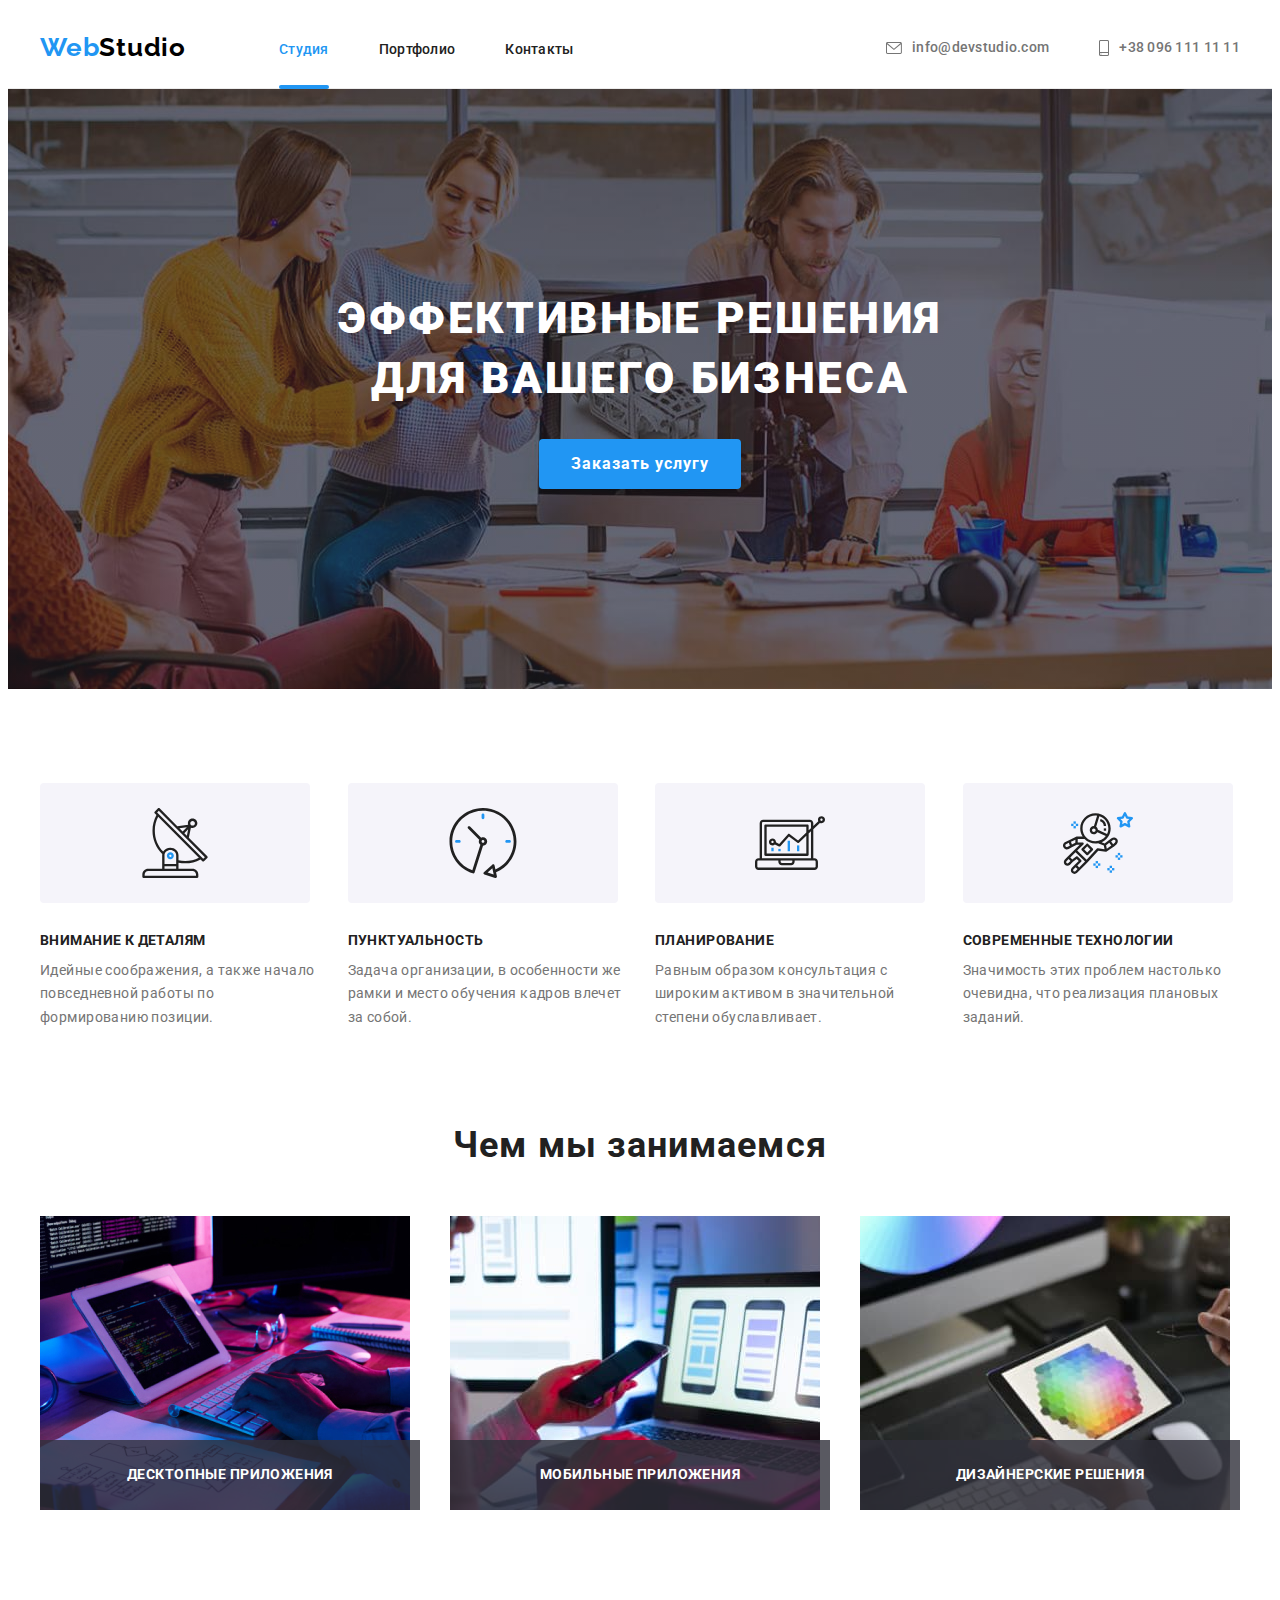
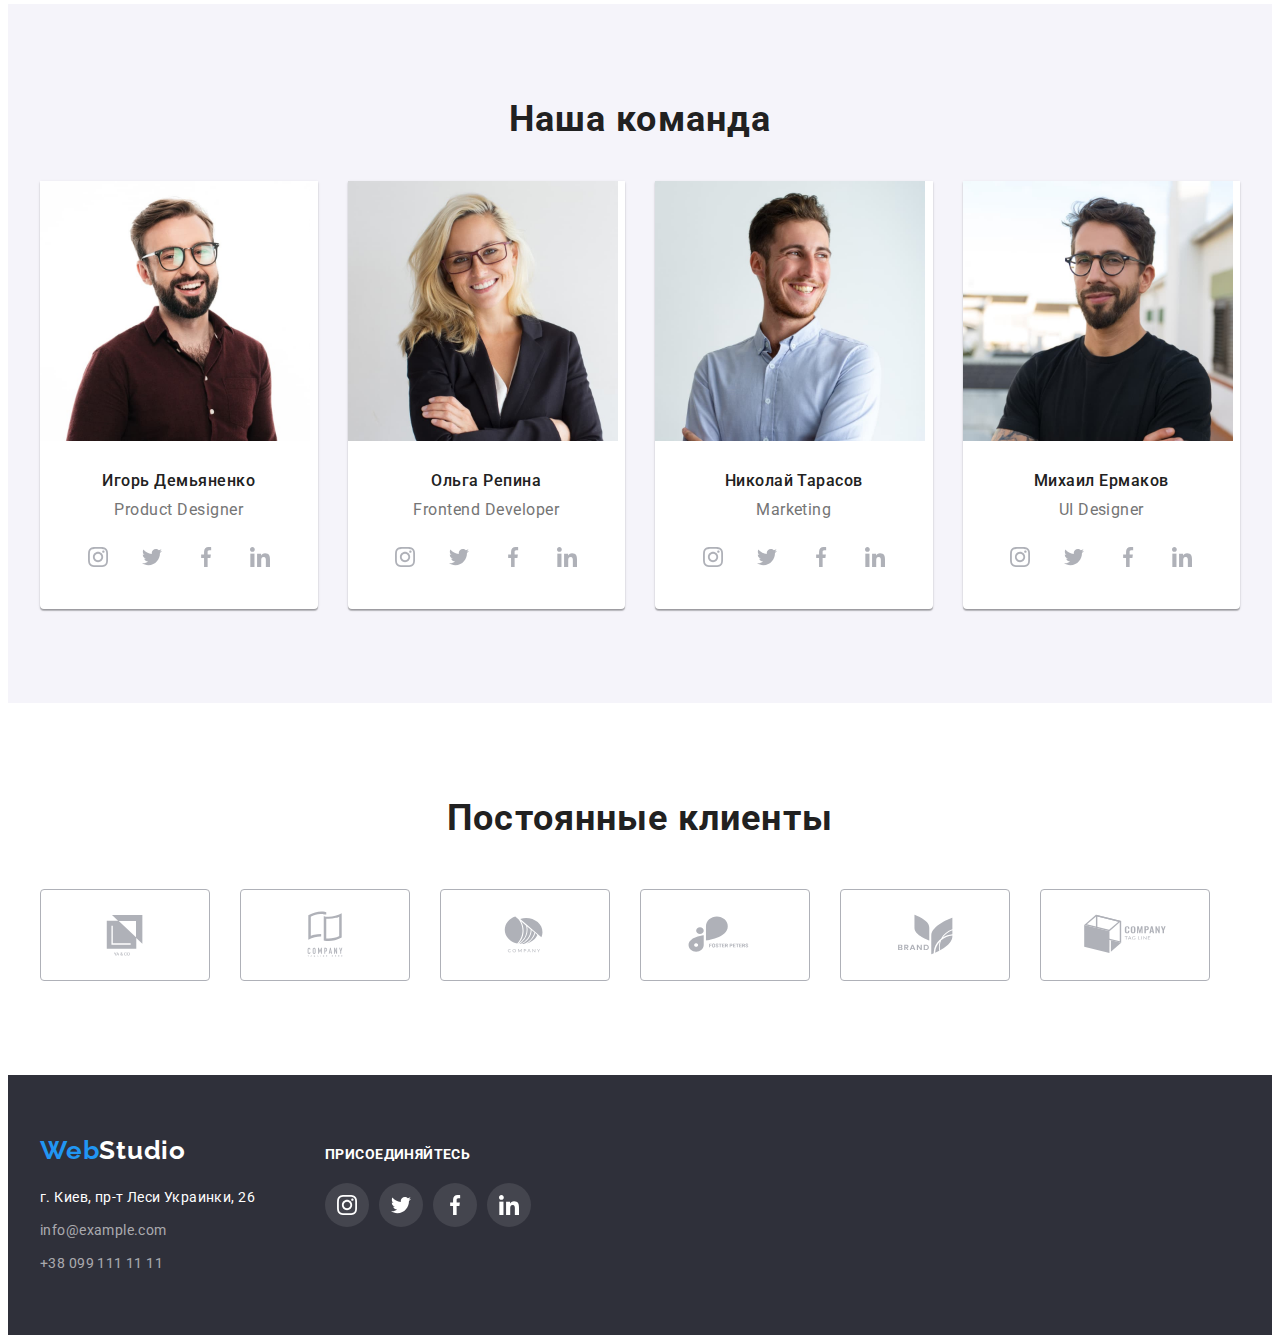
<file: index.html>
<!DOCTYPE html>
<html lang="ru">
  <head>
    <meta charset="UTF-8" />
    <meta http-equiv="X-UA-Compatible" content="IE=edge" />
    <meta name="viewport" content="width=device-width, initial-scale=1.0" />
    <title lang="en">WebStudio</title>
    <link
      rel="stylesheet"
      href="https://cdnjs.cloudflare.com/ajax/libs/modern-normalize/1.1.0/modern-normalize.min.css"
      integrity="sha512-wpPYUAdjBVSE4KJnH1VR1HeZfpl1ub8YT/NKx4PuQ5NmX2tKuGu6U/JRp5y+Y8XG2tV+wKQpNHVUX03MfMFn9Q=="
      crossorigin="anonymous"
      referrerpolicy="no-referrer"
    />
    <link rel="preconnect" href="https://fonts.googleapis.com" />
    <link rel="preconnect" href="https://fonts.gstatic.com" crossorigin />
    <link
      href="https://fonts.googleapis.com/css2?family=Raleway:wght@700&family=Roboto:wght@400;500;700;900&display=swap"
      rel="stylesheet"
    />
    <link rel="stylesheet" href="./css/styles.css" />
  </head>
  <body>
    <header class="header">
      <div class="container header-container">
        <a class="header-logo link" href="./index.html" lang="en"
          ><span class="logo-akcent">Web</span>Studio</a
        >
        <nav class="header-navigaton">
          <ul class="list header-list">
            <li class="header-item">
              <a href="" class="header-link current link">Студия</a>
            </li>
            <li class="header-item">
              <a href="./portfolio.html" class="header-link link">Портфолио</a>
            </li>
            <li class="header-item">
              <a href="" class="header-link link">Контакты</a>
            </li>
          </ul>
        </nav>

        <div class="header-contacts">
          <a class="header-mail link" href="mailto:info@devstudio.com">
            <svg class="header-mail-icon" width="16" height="12">
              <use href="./images/icons.svg#icon-envelope"></use>
            </svg>
            info@devstudio.com</a
          >
          <a class="header-tel link" href="tel:+380961111111">
            <svg width="10" height="16" class="header-tel-icon">
              <use href="./images/icons.svg#icon-smartphone"></use>
            </svg>
            +38 096 111 11 11</a
          >
        </div>
      </div>
    </header>
    <main>
      <!-- hero -->
      <div>
        <section class="hero">
          <div class="container">
            <h1 class="hero-title">
              Эффективные решения <br />
              для вашего бизнеса
            </h1>
            <button type="button" class="hero-button" data-modal-open>Заказать услугу</button>
          </div>
        </section>
      </div>
      <!-- Особенності -->
      <section class="features section">
        <h2 class="visually-hidden">Особенності</h2>
        <div class="container">
          <ul class="features-list list">
            <li class="features-item">
              <div class="features-box-icon">
                <svg class="features-icon" width="70" height="70">
                  <use href="./images/icons.svg#icon-antenna"></use>
                </svg>
              </div>
              <h3 class="features-item-title">Внимание к деталям</h3>
              <p class="features-text">
                Идейные соображения, а также начало повседневной работы по формированию позиции.
              </p>
            </li>

            <li class="features-item">
              <div class="features-box-icon">
                <svg class="features-icon" width="70" height="70">
                  <use href="./images/icons.svg#icon-clock"></use>
                </svg>
              </div>
              <h3 class="features-item-title">Пунктуальность</h3>
              <p class="features-text">
                Задача организации, в особенности же рамки и место обучения кадров влечет за собой.
              </p>
            </li>

            <li class="features-item">
              <div class="features-box-icon">
                <svg class="features-icon" width="70" height="70">
                  <use href="./images/icons.svg#icon-diagram"></use>
                </svg>
              </div>
              <h3 class="features-item-title">Планирование</h3>
              <p class="features-text">
                Равным образом консультация с широким активом в значительной степени обуславливает.
              </p>
            </li>

            <li class="features-item">
              <div class="features-box-icon">
                <svg class="features-icon" width="70" height="70">
                  <use href="./images/icons.svg#icon-astronaut"></use>
                </svg>
              </div>
              <h3 class="features-item-title">Современные технологии</h3>
              <p class="features-text">
                Значимость этих проблем настолько очевидна, что реализация плановых заданий.
              </p>
            </li>
          </ul>
        </div>
      </section>
      <!-- Чем мы занимаемся -->
      <section class="about section">
        <div class="container">
          <h2 class="about-title">Чем мы занимаемся</h2>
          <ul class="about-list list">
            <li class="about-item">
              <div class="about-thumb">
                <img src="./images/site-development.jpg" alt="людина пише код" width="370" />
                <p class="about-text">Десктопные приложения</p>
              </div>
            </li>
            <li class="about-item">
              <div class="about-thumb">
                <img
                  src="./images/application-development.jpg"
                  alt="людина оформляє екран телефона"
                  width="370"
                />
                <p class="about-text">Мобильные приложения</p>
              </div>
            </li>
            <li class="about-item">
              <div class="about-thumb">
                <img src="./images/design.jpg" alt="людина вибирає колір" width="370" />
                <p class="about-text">Дизайнерские решения</p>
              </div>
            </li>
          </ul>
        </div>
      </section>
      <!-- Наша команда -->
      <section class="team section">
        <div class="container">
          <h2 class="team-title">Наша команда</h2>
          <ul class="team-list list">
            <li class="team-item">
              <img src="./images/igor-demyanenko.jpg" alt="Игорь Демьяненко" width="270" />
              <div class="team-item-content">
                <h3 class="team-item-title">Игорь Демьяненко</h3>
                <p class="team-text" lang="en">Product Designer</p>
                <ul class="team-social-list list">
                  <li class="team-social-item">
                    <a href="" class="team-social-link link">
                      <svg class="team-social-icon" width="20" height="20">
                        <use href="./images/icons.svg#icon-instagram"></use>
                      </svg>
                    </a>
                  </li>

                  <li class="team-social-item">
                    <a href="" class="team-social-link link">
                      <svg class="team-social-icon" width="20" height="20">
                        <use href="./images/icons.svg#icon-twitter"></use>
                      </svg>
                    </a>
                  </li>

                  <li class="team-social-item">
                    <a href="" class="team-social-link link"
                      ><svg class="team-social-icon" width="20" height="20">
                        <use href="./images/icons.svg#icon-facebook"></use>
                      </svg>
                    </a>
                  </li>

                  <li class="team-social-item">
                    <a href="" class="team-social-link link"
                      ><svg class="team-social-icon" width="20" height="20">
                        <use href="./images/icons.svg#icon-linkedin"></use>
                      </svg>
                    </a>
                  </li>
                </ul>
              </div>
            </li>

            <li class="team-item">
              <img src="./images/olga-repyna.jpg" alt="Ольга Репина" width="270" />
              <div class="team-item-content">
                <h3 class="team-item-title">Ольга Репина</h3>
                <p class="team-text" lang="en">Frontend Developer</p>
                <ul class="team-social-list list">
                  <li class="team-social-item">
                    <a href="" class="team-social-link link">
                      <svg class="team-social-icon" width="20" height="20">
                        <use href="./images/icons.svg#icon-instagram"></use>
                      </svg>
                    </a>
                  </li>

                  <li class="team-social-item">
                    <a href="" class="team-social-link link">
                      <svg class="team-social-icon" width="20" height="20">
                        <use href="./images/icons.svg#icon-twitter"></use>
                      </svg>
                    </a>
                  </li>

                  <li class="team-social-item">
                    <a href="" class="team-social-link link"
                      ><svg class="team-social-icon" width="20" height="20">
                        <use href="./images/icons.svg#icon-facebook"></use>
                      </svg>
                    </a>
                  </li>

                  <li class="team-social-item">
                    <a href="" class="team-social-link link"
                      ><svg class="team-social-icon" width="20" height="20">
                        <use href="./images/icons.svg#icon-linkedin"></use>
                      </svg>
                    </a>
                  </li>
                </ul>
              </div>
            </li>

            <li class="team-item">
              <img src="./images/nikolay-tarasov.jpg" alt="Николай Тарасов" width="270" />
              <div class="team-item-content">
                <h3 class="team-item-title">Николай Тарасов</h3>
                <p class="team-text" lang="en">Marketing</p>
                <ul class="team-social-list list">
                  <li class="team-social-item">
                    <a href="" class="team-social-link link">
                      <svg class="team-social-icon" width="20" height="20">
                        <use href="./images/icons.svg#icon-instagram"></use>
                      </svg>
                    </a>
                  </li>

                  <li class="team-social-item">
                    <a href="" class="team-social-link link">
                      <svg class="team-social-icon" width="20" height="20">
                        <use href="./images/icons.svg#icon-twitter"></use>
                      </svg>
                    </a>
                  </li>

                  <li class="team-social-item">
                    <a href="" class="team-social-link link"
                      ><svg class="team-social-icon" width="20" height="20">
                        <use href="./images/icons.svg#icon-facebook"></use>
                      </svg>
                    </a>
                  </li>

                  <li class="team-social-item">
                    <a href="" class="team-social-link link"
                      ><svg class="team-social-icon" width="20" height="20">
                        <use href="./images/icons.svg#icon-linkedin"></use>
                      </svg>
                    </a>
                  </li>
                </ul>
              </div>
            </li>

            <li class="team-item">
              <img src="./images/mihail-ermakov.jpg" alt="Михаил Ермаков" width="270" />
              <div class="team-item-content">
                <h3 class="team-item-title">Михаил Ермаков</h3>
                <p class="team-text" lang="en">UI Designer</p>
                <ul class="team-social-list list">
                  <li class="team-social-item">
                    <a href="" class="team-social-link link">
                      <svg class="team-social-icon" width="20" height="20">
                        <use href="./images/icons.svg#icon-instagram"></use>
                      </svg>
                    </a>
                  </li>

                  <li class="team-social-item">
                    <a href="" class="team-social-link link">
                      <svg class="team-social-icon" width="20" height="20">
                        <use href="./images/icons.svg#icon-twitter"></use>
                      </svg>
                    </a>
                  </li>

                  <li class="team-social-item">
                    <a href="" class="team-social-link link"
                      ><svg class="team-social-icon" width="20" height="20">
                        <use href="./images/icons.svg#icon-facebook"></use>
                      </svg>
                    </a>
                  </li>

                  <li class="team-social-item">
                    <a href="" class="team-social-link link"
                      ><svg class="team-social-icon" width="20" height="20">
                        <use href="./images/icons.svg#icon-linkedin"></use>
                      </svg>
                    </a>
                  </li>
                </ul>
              </div>
            </li>
          </ul>
        </div>
      </section>
      <!-- Постоянные клиенты -->
      <section class="clients section">
        <div class="container">
          <h2 class="clients-title">Постоянные клиенты</h2>
          <ul class="clients-list list">
            <li class="clients-item">
              <a href="" class="clients-link link">
                <svg class="clients-icon" width="170" height="92">
                  <use href="./images/icons.svg#icon-Logo-client-1"></use>
                </svg>
              </a>
            </li>
            <li class="clients-item">
              <a href="" class="clients-link link">
                <svg class="clients-icon" width="170" height="92">
                  <use href="./images/icons.svg#icon-Logo-client-2"></use>
                </svg>
              </a>
            </li>
            <li class="clients-item">
              <a href="" class="clients-link link">
                <svg class="clients-icon" width="170" height="92">
                  <use href="./images/icons.svg#icon-Logo-client-3"></use>
                </svg>
              </a>
            </li>
            <li class="clients-item">
              <a href="" class="clients-link link">
                <svg class="clients-icon" width="170" height="92">
                  <use href="./images/icons.svg#icon-Logo-client-4"></use>
                </svg>
              </a>
            </li>
            <li class="clients-item">
              <a href="" class="clients-link link">
                <svg class="clients-icon" width="170" height="92">
                  <use href="./images/icons.svg#icon-Logo-client-5"></use>
                </svg>
              </a>
            </li>
            <li class="clients-item">
              <a href="" class="clients-link link">
                <svg class="clients-icon" width="170" height="92">
                  <use href="./images/icons.svg#icon-Logo-client-6"></use>
                </svg>
              </a>
            </li>
          </ul>
        </div>
      </section>
    </main>

    <footer class="footer">
      <div class="container footer-container">
        <div class="address-box">
          <a class="footer-logo link" href="/" lang="en"
            ><span class="logo-akcent">Web</span>Studio</a
          >
          <address class="footer-address">
            <ul class="footer-list list">
              <li class="footer-item">
                <a
                  class="footer-link-address footer-link-home link"
                  href="https://goo.gl/maps/8SdpcCLqTFzbJ95t7"
                  target="_blank"
                  rel="nonoopener noreferrer"
                  >г. Киев, пр-т Леси Украинки, 26</a
                >
              </li>
              <li class="footer-item">
                <a class="footer-link-address footer-mail link" href="mailto:info@example.com"
                  >info@example.com</a
                >
              </li>
              <li class="footer-item">
                <a class="footer-link-address footer-tel link" href="tel:+380991111111"
                  >+38 099 111 11 11</a
                >
              </li>
            </ul>
          </address>
        </div>
        <div class="add-box">
          <p class="add-text">присоединяйтесь</p>
          <ul class="add-social-list list">
            <li class="add-social-item">
              <a href="" class="add-social-link link">
                <svg class="add-social-icon" width="20" height="20">
                  <use href="./images/icons.svg#icon-instagram"></use>
                </svg>
              </a>
            </li>

            <li class="add-social-item">
              <a href="" class="add-social-link link">
                <svg class="add-social-icon" width="20" height="20">
                  <use href="./images/icons.svg#icon-twitter"></use>
                </svg>
              </a>
            </li>

            <li class="add-social-item">
              <a href="" class="add-social-link link"
                ><svg class="add-social-icon" width="20" height="20">
                  <use href="./images/icons.svg#icon-facebook"></use>
                </svg>
              </a>
            </li>

            <li class="add-social-item">
              <a href="" class="add-social-link link"
                ><svg class="add-social-icon" width="20" height="20">
                  <use href="./images/icons.svg#icon-linkedin"></use>
                </svg>
              </a>
            </li>
          </ul>
        </div>
      </div>
    </footer>

    <div class="backdrop is-hidden" data-modal>
      <div class="modal">
        <button type="button" class="modal-close-btn" data-modal-close>
          <svg class="modal-close-icon" width="18" height="18">
            <use href="./images/icons.svg#icon-close-modal"></use>
          </svg>
        </button>
      </div>
    </div>
    <script src="./js/modal.js"></script>
  </body>
</html>
</file>
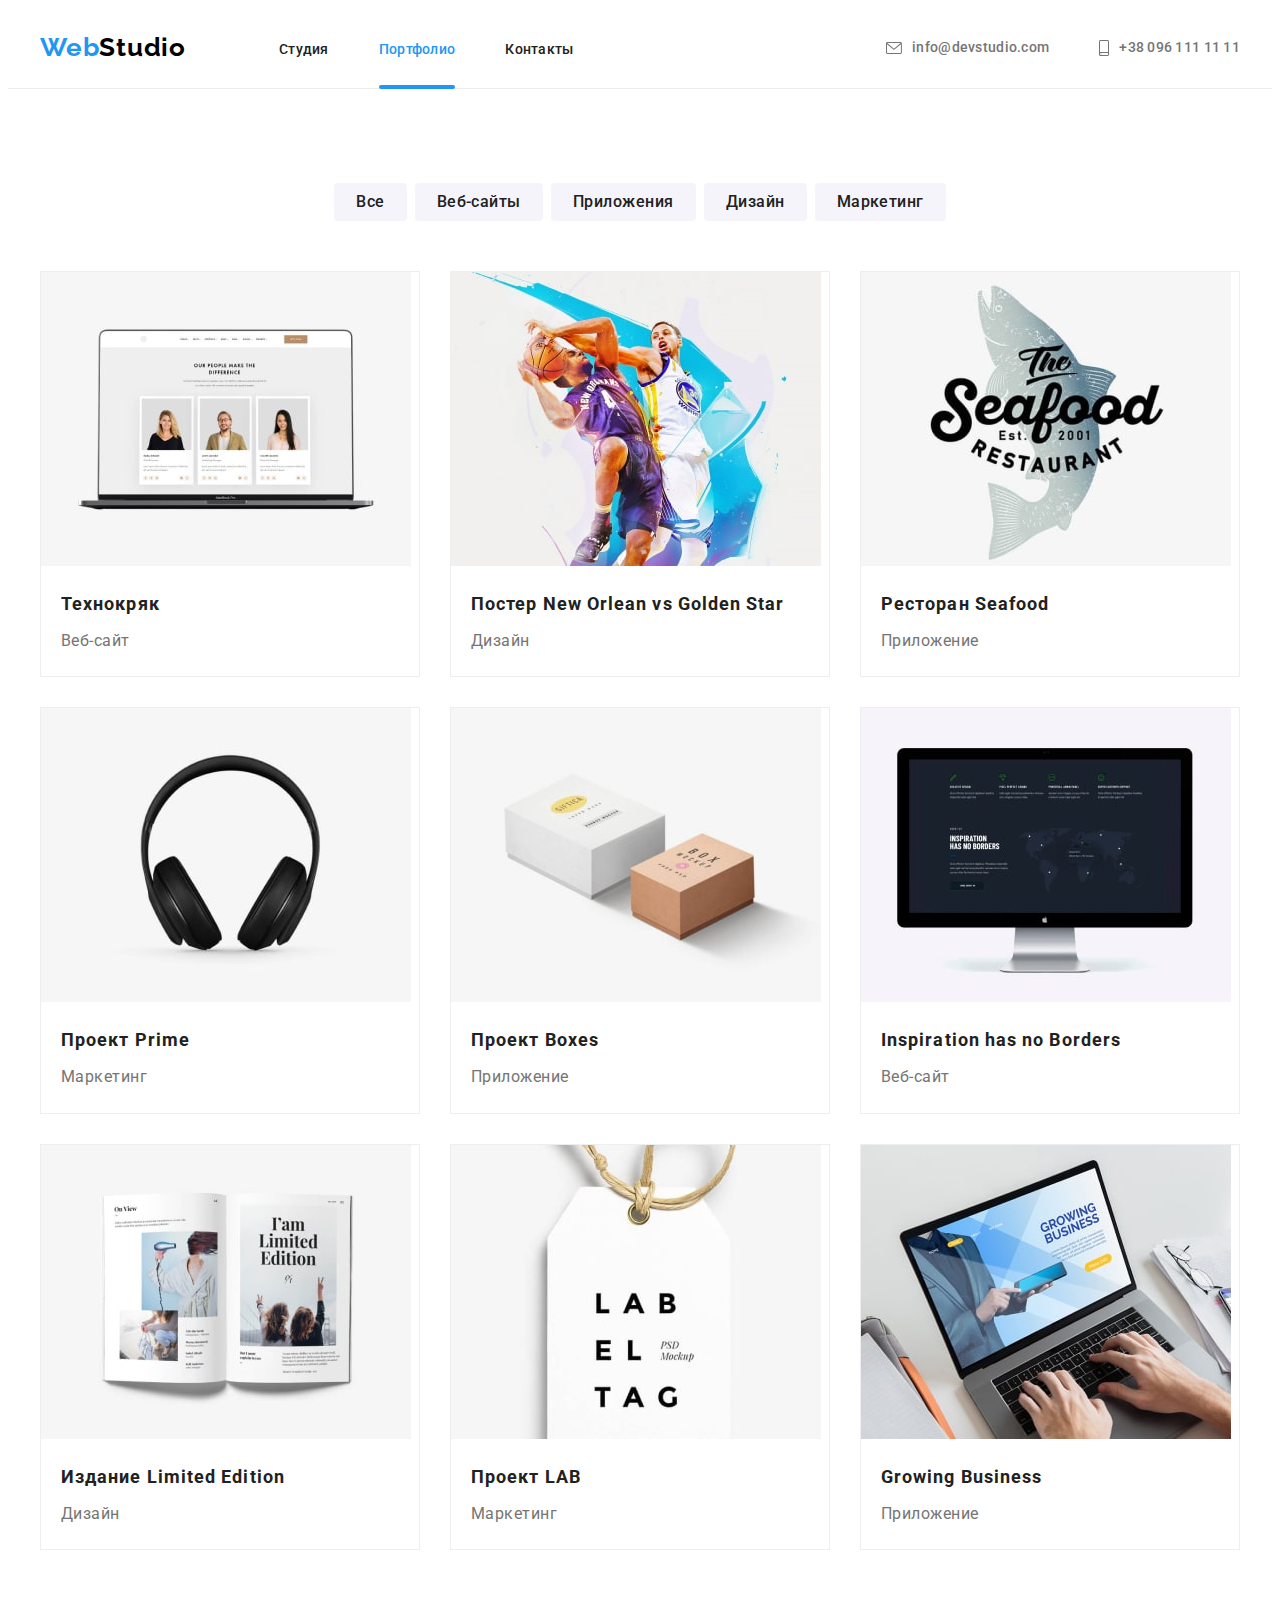
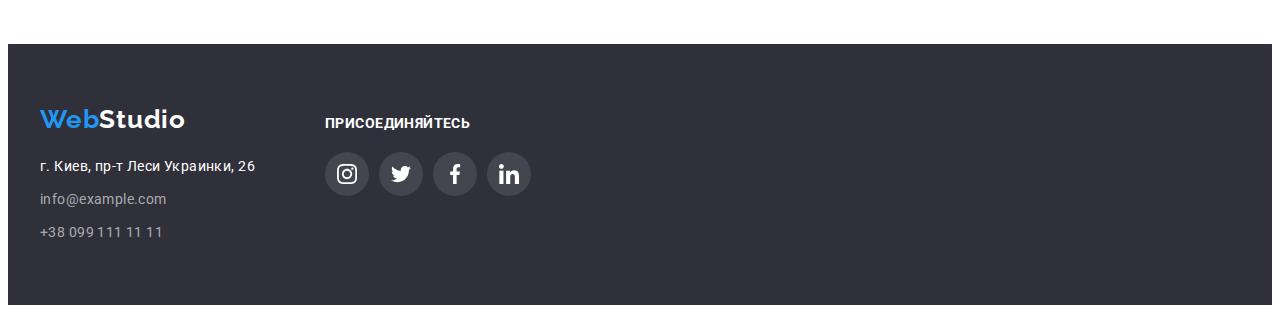
<file: portfolio.html>
<!DOCTYPE html>
<html lang="ru">

<head>
    <meta charset="UTF-8">
    <meta http-equiv="X-UA-Compatible" content="IE=edge">
    <meta name="viewport" content="width=device-width, initial-scale=1.0">
    <title lang="en">WebStudio</title>
    <link rel="stylesheet" href="https://cdnjs.cloudflare.com/ajax/libs/modern-normalize/1.1.0/modern-normalize.min.css"
        integrity="sha512-wpPYUAdjBVSE4KJnH1VR1HeZfpl1ub8YT/NKx4PuQ5NmX2tKuGu6U/JRp5y+Y8XG2tV+wKQpNHVUX03MfMFn9Q=="
        crossorigin="anonymous" referrerpolicy="no-referrer" />
    <link rel="preconnect" href="https://fonts.googleapis.com">
    <link rel="preconnect" href="https://fonts.gstatic.com" crossorigin>
    <link
        href="https://fonts.googleapis.com/css2?family=Raleway:wght@700&family=Roboto:wght@400;500;700;900&display=swap"
        rel="stylesheet">
    <link rel="stylesheet" href="./css/styles.css">
</head>

<body>
    <header class="header">
        <div class="container header-container">
            <a class="header-logo link" href="./index.html" lang="en"><span class="logo-akcent">Web</span>Studio</a>
            <nav class="header-navigaton">
                <ul class="list header-list">
                    <li class="header-item">
                        <a href="./index.html" class="header-link  link">Студия</a>
                    </li>
                    <li class="header-item">
                        <a href="" class="header-link current link">Портфолио</a>
                    </li>
                    <li class="header-item">
                        <a href="" class="header-link link">Контакты</a>
                    </li>
                </ul>
            </nav>
    
        <div class="header-contacts">
          <a class="header-mail link" href="mailto:info@devstudio.com">
            <svg class="header-mail-icon" width="16" height="12">
              <use href="./images/icons.svg#icon-envelope"></use>
            </svg>
            info@devstudio.com</a
          >
          <a class="header-tel link" href="tel:+380961111111">
            <svg width="10" height="16" class="header-tel-icon">
              <use href="./images/icons.svg#icon-smartphone"></use>
            </svg>
            +38 096 111 11 11</a
          >
        </div>
      </div>
    </header>
    <main>
        <section class="projects section">
            <h1 class="visually-hidden">Наши проекты</h1>
                <div class="container">
                    <ul class="filtr-projects-list list">
                        <li class="filtr-projects-item">
                            <button class="filtr-projects-button" type="button">Все</button>
                        </li>
                        <li class="filtr-projects-item">
                            <button class="filtr-projects-button" type="button">Веб-сайты</button>
                        </li>
                        <li class="filtr-projects-item">
                            <button class="filtr-projects-button" type="button">Приложения</button>
                        </li>
                        <li class="filtr-projects-item">
                            <button class="filtr-projects-button" type="button">Дизайн</button>
                        </li>
                        <li class="filtr-projects-item">
                            <button class="filtr-projects-button" type="button">Маркетинг</button>
                        </li>
                    </ul>
                    <ul class="projects-list list">
                        <li class="projects-item">
                              <a href="" class="projects-link link">
                                <article class="projects-card">
                                    <div class="projects-card-thumb">
                                        <img src="./images/portfolio-img/technokryak.jpg" 
                                        alt="Компютер з відкритим веб-сайтом" 
                                        width="370">
                                        <p class="card-text-ovarley">Технокряк это современная площадка распространения коронавируса. Компании используют эту платформу для цифрового шпионажа и атак на защищённые сервера конкурентов.</p>
                                    </div>
                                    <div class="card-content">
                                        <h2 class="projects-title">Технокряк</h2>
                                        <p class="projects-text">Веб-сайт</p>
                                    </div>
                                </article>
                              </a>  
                            </li>

                            <li class="projects-item">
                              <a href="" class="projects-link link">
                                <article class="projects-card">
                                    <div class="projects-card-thumb">
                                        <img src="./images/portfolio-img/poster.jpg" alt="Два чоловіка грає у баскетбол" width="370">
                                        <p class="card-text-ovarley">Технокряк это современная площадка распространения коронавируса. Компании используют эту платформу для цифрового шпионажа и атак на защищённые сервера конкурентов.</p>
                                      </div>
                                    <div class="card-content">
                                        <h2 class="projects-title">Постер <span lang="en">New Orlean vs Golden Star</span></h2>
                                        <p class="projects-text">Дизайн</p>
                                    </div>
                                </article>
                                </a>
                            </li>


                            <li class="projects-item">
                              <a href="" class="projects-link link">
                                <article class="projects-card">
                                    <div class="projects-card-thumb">
                                      <img src="./images/portfolio-img/rest-seafood.jpg" alt="Логотип ресторану Seafood " width="370">
                                      <p class="card-text-ovarley">Технокряк это современная площадка распространения коронавируса. Компании используют эту платформу для цифрового шпионажа и атак на защищённые сервера конкурентов.</p>
                                    </div>
                                    <div class="card-content">
                                        <h2 class="projects-title">Ресторан <span lang="en">Seafood</span></h2>
                                        <p class="projects-text">Приложение</p>
                                    </div>
                                </article>
                                </a>
                            </li>

                            <li class="projects-item">
                              <a href="" class="projects-link link">
                                <article class="projects-card">
                                    <div class="projects-card-thumb">
                                        <img src="./images/portfolio-img/project-prime.jpg" alt="Навушники" width="370">
                                        <p class="card-text-ovarley">Технокряк это современная площадка распространения коронавируса. Компании используют эту платформу для цифрового шпионажа и атак на защищённые сервера конкурентов.</p>
                                      </div>
                                    <div class="card-content">
                                        <h2 class="projects-title">Проект <span lang="en">Prime</span></h2>
                                        <p class="projects-text">Маркетинг</p>
                                    </div>
                                </article>
                                </a>
                            </li>

                            <li class="projects-item">
                              <a href="" class="projects-link link">
                                <article class="projects-card">
                                    <div class="projects-card-thumb">
                                        <img src="./images/portfolio-img/project-boxes.jpg" alt="Дві коробки" width="370">
                                        <p class="card-text-ovarley">Технокряк это современная площадка распространения коронавируса. Компании используют эту платформу для цифрового шпионажа и атак на защищённые сервера конкурентов.</p>
                                      </div>
                                    <div class="card-content">
                                        <h2 class="projects-title">Проект <span lang="en">Boxes</span></h2>
                                        <p class="projects-text">Приложение</p>
                                    </div>
                                </article>
                                </a>
                            </li>

                            <li class="projects-item">
                              <a href="" class="projects-link link">
                                <article class="projects-card">
                                    <div class="projects-card-thumb">
                                        <img src="./images/portfolio-img/inspiration-bordes.jpg" alt="Компютер з відкритим веб-сайтом" width="370">
                                        <p class="card-text-ovarley">Технокряк это современная площадка распространения коронавируса. Компании используют эту платформу для цифрового шпионажа и атак на защищённые сервера конкурентов.</p>
                                      </div>
                                    <div class="card-content">
                                        <h2 class="projects-title" lang="en">Inspiration has no Borders</h2>
                                        <p class="projects-text">Веб-сайт</p>
                                    </div>
                                </article>
                                </a>
                            </li>

                            <li class="projects-item">
                              <a href="" class="projects-link link">
                                <article class="projects-card">
                                    <div class="projects-card-thumb">
                                      <img src="./images/portfolio-img/limited-edition.jpg" alt="Відкрита книга" width="370">
                                      <p class="card-text-ovarley">Технокряк это современная площадка распространения коронавируса. Компании используют эту платформу для цифрового шпионажа и атак на защищённые сервера конкурентов.</p>
                                    </div>
                                    <div class="card-content">
                                        <h2 class="projects-title">Издание <span lang="en">Limited Edition</span></h2>
                                        <p class="projects-text">Дизайн</p>
                                    </div>
                                </article>
                                </a>
                            </li>

                            <li class="projects-item">
                              <a href="" class="projects-link link">
                                <article class="projects-card">
                                    <div class="projects-card-thumb">
                                      <img src="./images/portfolio-img/project-lab.jpg" alt="Бірка з назвою компанії" width="370">
                                      <p class="card-text-ovarley">Технокряк это современная площадка распространения коронавируса. Компании используют эту платформу для цифрового шпионажа и атак на защищённые сервера конкурентов.</p>
                                    </div>
                                    <div class="card-content">
                                        <h2 class="projects-title">Проект <span lang="en">LAB</span></h2>
                                        <p class="projects-text">Маркетинг</p>
                                    </div>
                                </article>
                                </a>
                            </li>

                            <li class="projects-item">
                              <a href="" class="projects-link link">
                                <article class="projects-card">
                                    <div class="projects-card-thumb">
                                      <img src="./images/portfolio-img/growing-business.jpg" alt="Людина користується додатком" width="370">
                                      <p class="card-text-ovarley">Технокряк это современная площадка распространения коронавируса. Компании используют эту платформу для цифрового шпионажа и атак на защищённые сервера конкурентов.</p>
                                    </div>
                                    <div class="card-content">
                                        <h2 class="projects-title" lang="en">Growing Business</h2>
                                        <p class="projects-text">Приложение</p>
                                    </div>
                                </article>
                                </a>
                            </li>
                        </ul>
                    </div>
            </div>
        </section>
    </main>
    <footer class="footer">
      <div class="container footer-container">
        <div class="address-box">
          <a class="footer-logo link" href="/" lang="en"
            ><span class="logo-akcent">Web</span>Studio</a
          >
          <address class="footer-address">
            <ul class="footer-list list">
              <li class="footer-item">
                <a
                  class="footer-link-address footer-link-home link"
                  href="https://goo.gl/maps/8SdpcCLqTFzbJ95t7"
                  target="_blank"
                  rel="nonoopener noreferrer"
                  >г. Киев, пр-т Леси Украинки, 26</a
                >
              </li>
              <li class="footer-item">
                <a class="footer-link-address footer-mail link" href="mailto:info@example.com"
                  >info@example.com</a
                >
              </li>
              <li class="footer-item">
                <a class="footer-link-address footer-tel link" href="tel:+380991111111"
                  >+38 099 111 11 11</a
                >
              </li>
            </ul>
          </address>
        </div>
        <div class="add-box">
          <p class="add-text">присоединяйтесь</p>
          <ul class="add-social-list list">
            <li class="add-social-item">
              <a href="" class="add-social-link link">
                <svg class="add-social-icon" width="20" height="20">
                  <use href="./images/icons.svg#icon-instagram"></use>
                </svg>
              </a>
            </li>

            <li class="add-social-item">
              <a href="" class="add-social-link link">
                <svg class="add-social-icon" width="20" height="20">
                  <use href="./images/icons.svg#icon-twitter"></use>
                </svg>
              </a>
            </li>

            <li class="add-social-item">
              <a href="" class="add-social-link link"
                ><svg class="add-social-icon" width="20" height="20">
                  <use href="./images/icons.svg#icon-facebook"></use>
                </svg>
              </a>
            </li>

            <li class="add-social-item">
              <a href="" class="add-social-link link"
                ><svg class="add-social-icon" width="20" height="20">
                  <use href="./images/icons.svg#icon-linkedin"></use>
                </svg>
              </a>
            </li>
          </ul>
        </div>
      </div>
    </footer>
 </body>
    
 </html>
</file>
<file: css/styles.css>
:root {
  --main-title-color: #212121;
  --second-title-color: #ffffff;
  --main-text-color: #757575;
  --second-text-color: rgba(255, 255, 255, 0.6);
  --third-text-color: #ffffff;
  --first-button-color: #ffffff;
  --second-button-color: #212121;
  --header-first-text-color: #212121;
  --header-second-text-color: #757575;
  --accent-color: #2196f3;
  --second-header-logo-color: #000000;
  --second-footer-logo-color: #ffffff;
  --hero-background-color: #2f303a;
  --footer-background-color: #2f303a;
  --first-section-bcg-color: #f5f4fa;
  --header-border-color: #ececec;
  --project-border-color: #eeeeee;
}

p,
h1,
h2,
h3,
h4,
h5,
h6 {
  margin: 0;
}

ul {
  padding: 0;
  margin: 0;
}

button {
  cursor: pointer;
}
img {
  display: block;
  max-width: 100%;
  height: auto;
}

body {
  font-family: 'roboto', sans-serif;
}
.list {
  list-style: none;
}
.link {
  text-decoration: none;
}
.container {
  width: 1200px;
  padding-left: 15px;
  padding-right: 15px;
  margin: 0 auto;
}
.section {
  padding-top: 94px;
  padding-bottom: 94px;
}

/* -------------HEADER--------------------------------------------- */
.header {
  border-bottom: 1px solid var(--header-border-color);
}
.header-container {
  display: flex;
  align-items: center;
}

.header-logo {
  font-family: Raleway;
  font-style: normal;
  font-weight: 700;
  font-size: 26px;
  line-height: 1.19;
  letter-spacing: 0.03em;
  color: var(--second-header-logo-color);

  padding-top: 24px;
  padding-bottom: 25px;
  margin-right: 93px;
}
.logo-akcent {
  font-family: Raleway;
  font-style: normal;
  font-weight: 700;
  font-size: 26px;
  line-height: 1.19px;
  letter-spacing: 0.03em;
  color: var(--accent-color);
}
.header-list {
  display: flex;
}

.header-item {
  margin-right: 50px;
}
.header-item:last-child {
  margin-right: 0;
}

.header-link {
  font-weight: 500;
  font-size: 14px;
  line-height: 1.14;
  letter-spacing: 0.02em;
  color: var(--header-first-text-color);
  padding-top: 32px;
  padding-bottom: 32px;
  transition: color 250ms cubic-bezier(0.4, 0, 0.2, 1);
}

.header-link:hover,
.header-link:focus {
  color: var(--accent-color);
}
.header-link.current {
  color: var(--accent-color);
  position: relative;
}
.header-link.current::after {
  position: absolute;
  left: 0;
  bottom: 0;
  content: '';
  width: 100%;
  height: 4px;
  background-color: var(--accent-color);
  border-radius: 2px;
}

.header-contacts {
  display: flex;
}
.header-mail,
.header-tel {
  font-weight: 500;
  font-size: 14px;
  line-height: 1.14;
  letter-spacing: 0.02em;
  color: var(--header-second-text-color);

  padding-top: 32px;
  padding-bottom: 32px;
  display: flex;
  align-items: center;
  justify-content: center;
  transition: color 250ms cubic-bezier(0.4, 0, 0.2, 1);
}

.header-mail:hover,
.header-tel:hover,
.header-mail:focus,
.header-tel:focus {
  color: var(--accent-color);
}

.header-mail-icon,
.header-tel-icon {
  margin-right: 10px;
  fill: currentColor;
}

.header-contacts {
  margin-left: auto;
}
.header-mail {
  margin-right: 50px;
}
/* -------------STUDIO--------------------------------------------- */
/* -------------HERO--------------------------------------------- */

.hero {
  padding-top: 200px;
  padding-bottom: 200px;
  background-color: var(--hero-background-color);
  background-image: linear-gradient(rgba(47, 48, 58, 0.4), rgba(47, 48, 58, 0.4)),
    url(../images/hero-bg.jpg);
  background-repeat: no-repeat;
  background-position: center;
  background-size: cover;
}
.hero-title {
  font-weight: 900;
  font-size: 44px;
  line-height: 1.36;
  text-align: center;
  letter-spacing: 0.06em;
  text-transform: uppercase;
  color: var(--second-title-color);

  margin-bottom: 30px;
}
.hero-button {
  font-family: inherit;
  font-weight: 700;
  font-size: 16px;
  line-height: 1.87;
  display: flex;
  align-items: center;
  text-align: center;
  letter-spacing: 0.06em;
  color: var(--first-button-color);
  cursor: pointer;
  border: 0;

  background: #2196f3;
  box-shadow: 0px 4px 4px rgba(0, 0, 0, 0.15);
  border-radius: 4px;
  margin-left: auto;
  margin-right: auto;
  padding: 10px 32px;
}

/* -------------features--------------------------------------------- */

/* .visually-hidden */
.visually-hidden {
  position: absolute;
  width: 1px;
  height: 1px;
  margin: -1px;
  border: 0;
  padding: 0;

  white-space: nowrap;
  clip-path: inset(100%);
  clip: rect(0 0 0 0);
  overflow: hidden;
}
.features-list {
  display: flex;
  flex-wrap: wrap;
  margin-top: -30px;
  margin-left: -30px;
}
.features-item {
  flex-basis: calc(100% / 4 - 30px);
  margin-top: 30px;
  margin-left: 30px;
}
.features-box-icon {
  width: 270px;
  height: 120px;
  display: flex;
  align-items: center;
  justify-content: center;
  background-color: #f5f4fa;
  margin-bottom: 30px;
  border-radius: 4px;
}
.features-item-title {
  font-weight: 700;
  font-size: 14px;
  line-height: 1.14;
  letter-spacing: 0.03em;
  text-transform: uppercase;
  color: var(--main-title-color);

  margin-bottom: 10px;
}
.features-text {
  font-size: 14px;
  line-height: 1.71;
  letter-spacing: 0.03em;
  color: var(--main-text-color);
}

/* -------------about--------------------------------------------- */
.about.section {
  padding-top: 0;
}
.about-title {
  font-weight: 700;
  font-size: 36px;
  line-height: 1.17;
  text-align: center;
  letter-spacing: 0.03em;
  color: var(--main-title-color);

  margin-bottom: 50px;
}

.about-list {
  display: flex;
  flex-wrap: wrap;
  margin-top: -30px;
  margin-right: -30px;
}

.about-item {
  flex-basis: calc(100% / 3 - 30px);
  margin-top: 30px;
  margin-right: 30px;
}

.about-thumb {
  position: relative;
}
.about-text {
  position: absolute;
  bottom: 0;
  font-weight: 700;
  font-size: 14px;
  line-height: 1.14;
  text-align: center;
  letter-spacing: 0.03em;
  text-transform: uppercase;
  color: var(--third-text-color);
  width: 100%;
  padding-top: 27px;
  padding-bottom: 27px;
  background: rgba(47, 48, 58, 0.8);
}

/* -------------team--------------------------------------------- */
.team {
  background: var(--first-section-bcg-color);
}
.team-title {
  font-weight: 700;
  font-size: 36px;
  line-height: 1.17;
  text-align: center;
  letter-spacing: 0.03em;
  color: var(--main-title-color);

  margin-bottom: 40px;
}

.team-list {
  display: flex;
  flex-wrap: wrap;
  margin-top: -30px;
  margin-left: -30px;
}

.team-item {
  flex-basis: calc(100% / 4 - 30px);
  margin-top: 30px;
  margin-left: 30px;

  background: #ffffff;
  box-shadow: 0px 1px 3px rgba(0, 0, 0, 0.12), 0px 1px 1px rgba(0, 0, 0, 0.14),
    0px 2px 1px rgba(0, 0, 0, 0.2);
  border-radius: 0px 0px 4px 4px;
}
.team-item-content {
  padding-top: 30px;
  padding-bottom: 30px;
}
.team-item-title {
  font-weight: 500;
  font-size: 16px;
  line-height: 1.19;
  text-align: center;
  letter-spacing: 0.03em;
  color: var(--main-title-color);

  margin-bottom: 10px;
}
.team-text {
  font-size: 16px;
  line-height: 1.19;
  text-align: center;
  letter-spacing: 0.03em;
  color: var(--main-text-color);
  margin-bottom: 16px;
}
.team-social-list {
  display: flex;
  justify-content: center;
}
.team-social-item {
  width: 44px;
  height: 44px;
}
.team-social-item:not(:last-child) {
  margin-right: 10px;
}
.team-social-link {
  width: 100%;
  height: 100%;
  border-radius: 50%;
  display: flex;
  align-items: center;
  justify-content: center;
  color: #afb1b8;
  transition: color 250ms cubic-bezier(0.4, 0, 0.2, 1),
    background-color 250ms cubic-bezier(0.4, 0, 0.2, 1);
}

.team-social-link:hover,
.team-social-link:focus {
  background-color: var(--accent-color);
  color: #ffffff;
}
.team-social-icon {
  fill: currentColor;
}

/* -------------clients--------------------------------------------- */
.clients-title {
  font-weight: 700;
  font-size: 36px;
  line-height: 1.17;
  text-align: center;
  letter-spacing: 0.03em;
  color: var(--main-title-color);

  margin-bottom: 50px;
}
.clients-list {
  display: flex;
}
.clients-item {
  width: 170px;
  height: 92px;
}
.clients-item:not(:last-child) {
  margin-right: 30px;
}
.clients-link {
  width: 100%;
  height: 100%;
  border: 1px solid #afb1b8;
  box-sizing: border-box;
  border-radius: 4px;
  display: flex;
  align-items: center;
  justify-content: center;
  color: #afb1b8;
  transition: color 250ms cubic-bezier(0.4, 0, 0.2, 1), border 250ms cubic-bezier(0.4, 0, 0.2, 1);
}
.clients-icon {
  fill: currentColor;
}
.clients-link:focus,
.clients-link:hover {
  color: var(--accent-color);
  border: 1px solid var(--accent-color);
}
/* -------------footer--------------------------------------------- */

.footer {
  background-color: var(--footer-background-color);
}
.footer-container {
  display: flex;
}
.address-box {
  margin-right: 70px;
  padding-top: 60px;
  padding-bottom: 60px;
}
.footer-logo {
  font-family: Raleway;
  font-style: normal;
  font-weight: 700;
  font-size: 26px;
  line-height: 1.19;
  letter-spacing: 0.03em;
  color: var(--second-footer-logo-color);

  display: block;
  margin-bottom: 20px;
}

.footer-link-address {
  font-style: normal;
  font-weight: 400;
  font-size: 14px;
  line-height: 1.71;
  letter-spacing: 0.03em;
  color: var(--second-text-color);
  display: block;
  margin-bottom: 9px;
  transition: color 250ms cubic-bezier(0.4, 0, 0.2, 1);
}
.footer-link-address:hover,
.footer-link-address:focus {
  color: var(--third-text-color);
}
.footer-tel {
  margin-bottom: 0;
}

.footer-link-home {
  color: var(--third-text-color);
}

.add-box {
  padding-top: 72px;
  padding-bottom: 100px;
}
.add-text {
  font-weight: 700;
  font-size: 14px;
  line-height: 1.14;
  letter-spacing: 0.03em;
  text-transform: uppercase;
  color: var(--third-text-color);
  margin-bottom: 20px;
}
.add-social-list {
  display: flex;
}
.add-social-item {
  width: 44px;
  height: 44px;
}
.add-social-item:not(:last-child) {
  margin-right: 10px;
}
.add-social-link {
  width: 100%;
  height: 100%;
  border-radius: 50%;
  background-color: rgba(255, 255, 255, 0.1);
  color: #ffffff;
  display: flex;
  align-items: center;
  justify-content: center;
  transition: background-color 250ms cubic-bezier(0.4, 0, 0.2, 1);
}
.add-social-icon {
  fill: currentColor;
}
.add-social-link:hover,
.add-social-link:focus {
  background-color: var(--accent-color);
}

/* -------------modal------------- */
.backdrop {
  position: fixed;
  width: 100vw;
  height: 100vh;
  background: rgba(0, 0, 0, 0.2);
  top: 0;
  left: 0;
  transition: opacity 250ms cubic-bezier(0.4, 0, 0.2, 1),
    visibility 250ms cubic-bezier(0.4, 0, 0.2, 1);
}

.modal {
  position: absolute;
  width: 528px;
  min-height: 581px;
  background: #ffffff;
  box-shadow: 0px 1px 3px rgba(0, 0, 0, 0.12), 0px 1px 1px rgba(0, 0, 0, 0.14),
    0px 2px 1px rgba(0, 0, 0, 0.2);
  border-radius: 4px;
  top: 50%;
  left: 50%;
  transform: translate(-50%, -50%) scale(1);
  transition: transform 250ms cubic-bezier(0.4, 0, 0.2, 1);
}
.backdrop.is-hidden .modal {
  transform: translate(-50%, -50%) scale(1.5);
}
.modal-close-btn {
  position: absolute;
  width: 30px;
  height: 30px;
  background: #ffffff;
  border: 1px solid rgba(0, 0, 0, 0.1);
  box-sizing: border-box;
  border-radius: 50%;
  top: 8px;
  right: 8px;
  display: flex;
  align-items: center;
  justify-content: center;
  color: #000000;
  transition: color 250ms cubic-bezier(0.4, 0, 0.2, 1);
}
.modal-close-icon {
  fill: currentColor;
}
.modal-close-btn:hover,
.modal-close-btn:focus {
  color: var(--accent-color);
}
.backdrop.is-hidden {
  visibility: hidden;
  opacity: 0;
  pointer-events: none;
}
/* -------------PORTFOLIO------------- */
/* -------------projects--------------------------------------------- */
.filtr-projects-list {
  display: flex;
  justify-content: center;
  margin-bottom: 50px;
}

.filtr-projects-item {
  margin-right: 8px;
}
.filtr-projects-item:last-child {
  margin-right: 0;
}

.filtr-projects-button {
  font-family: inherit;
  font-weight: 500;
  font-size: 16px;
  line-height: 1.62;
  text-align: center;
  letter-spacing: 0.03em;
  color: var(--second-button-color);
  border: 0;
  cursor: pointer;
  padding: 6px 22px;
  background: #f5f4fa;
  border-radius: 4px;
  transition: color 250ms cubic-bezier(0.4, 0, 0.2, 1),
    background 250ms cubic-bezier(0.4, 0, 0.2, 1), box-shadow 250ms cubic-bezier(0.4, 0, 0.2, 1);
}
.filtr-projects-button:hover,
.filtr-projects-button:focus {
  color: var(--first-button-color);
  background: var(--accent-color);
  box-shadow: 0px 3px 1px rgba(0, 0, 0, 0.1), 0px 1px 2px rgba(0, 0, 0, 0.08),
    0px 2px 2px rgba(0, 0, 0, 0.12);
}

.projects-list {
  display: flex;
  flex-wrap: wrap;
  margin-top: -30px;
  margin-left: -30px;
}

.projects-item {
  flex-basis: calc(100% / 3 - 30px);
  margin-top: 30px;
  margin-left: 30px;
}
.projects-link {
  display: block;
  border: 1px solid var(--project-border-color);
  background: #ffffff;
  box-sizing: border-box;
  transition: box-shadow 250ms cubic-bezier(0.4, 0, 0.2, 1),
    cursor 250ms cubic-bezier(0.4, 0, 0.2, 1);
}
.projects-link:hover,
.projects-link:focus {
  box-shadow: 0px 1px 1px rgba(0, 0, 0, 0.12), 0px 4px 4px rgba(0, 0, 0, 0.06),
    1px 4px 6px rgba(0, 0, 0, 0.16);
  cursor: pointer;
}
.projects-link:hover .card-text-ovarley,
.projects-link:focus .card-text-ovarley {
  transform: translateY(0);
}
.projects-card-thumb {
  position: relative;
  overflow: hidden;
}
.card-text-ovarley {
  position: absolute;
  top: 0;
  left: 0;

  font-weight: 400;
  font-size: 18px;
  line-height: 1.6;
  letter-spacing: 0.03em;
  color: var(--third-text-color);
  background: rgba(33, 150, 243, 0.9);
  padding: 63px 24px;
  width: 100%;
  height: 100%;
  transform: translateY(100%);
  transition: transform 250ms cubic-bezier(0.4, 0, 0.2, 1);
}
.card-content {
  padding: 20px;
}

.projects-title {
  font-weight: 700;
  font-size: 18px;
  line-height: 2;
  letter-spacing: 0.06em;
  color: var(--main-title-color);

  margin-bottom: 4px;
}
.projects-text {
  font-size: 16px;
  line-height: 1.9;
  letter-spacing: 0.03em;
  color: var(--main-text-color);
}
</file>
